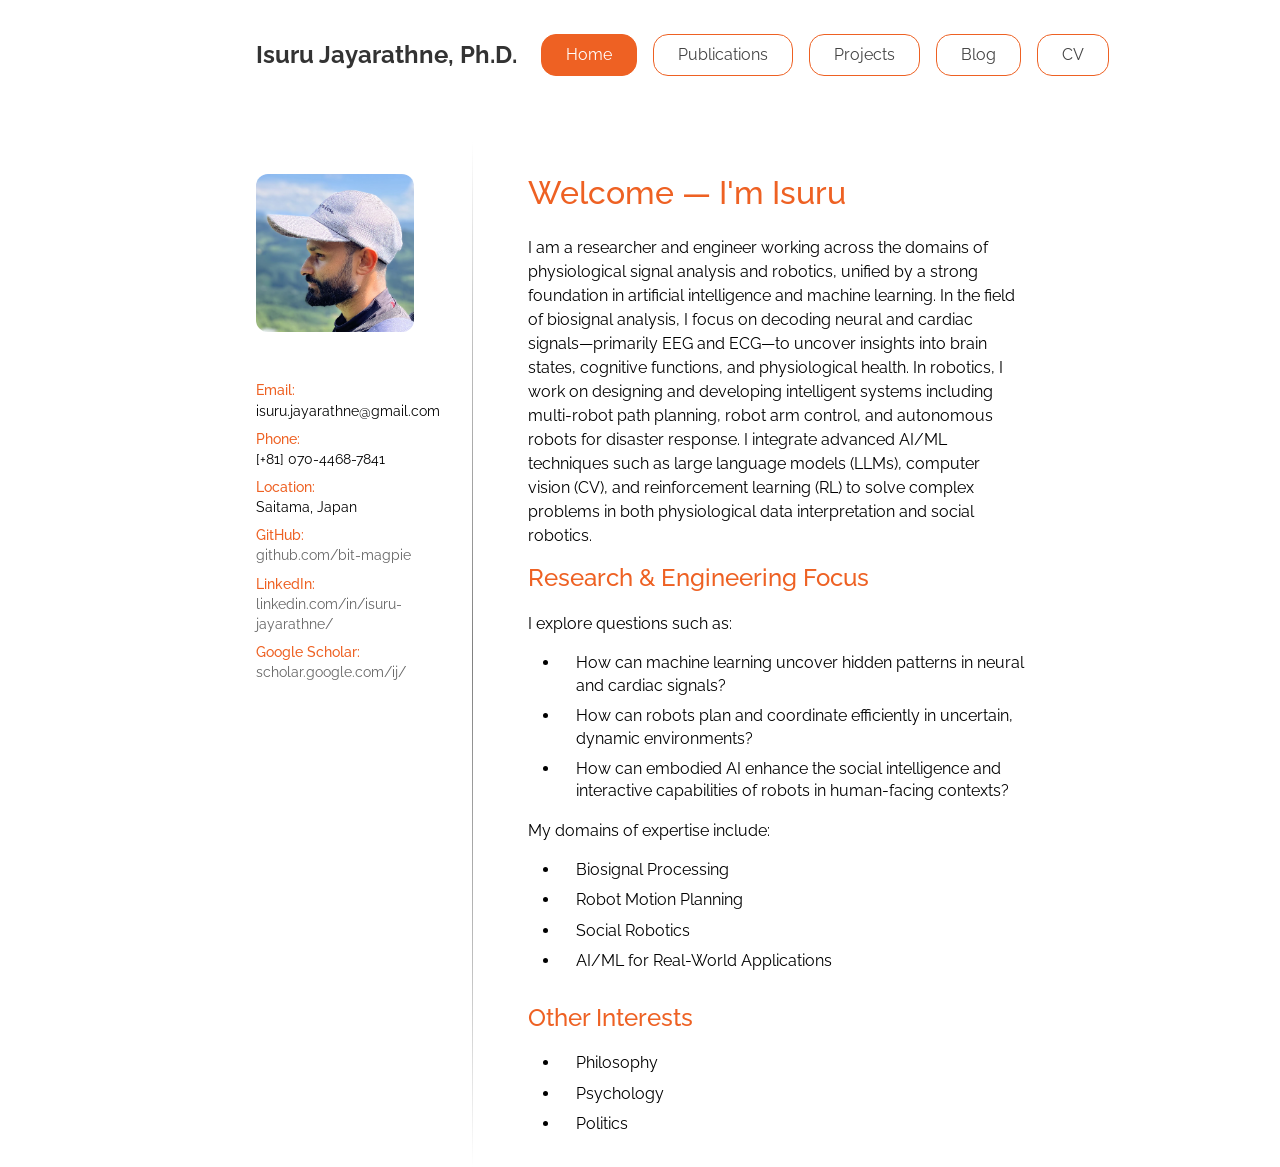
<file: index.html>
<!DOCTYPE html>
<html lang="en">
<head>
    <meta charset="UTF-8">
    <meta name="viewport" content="width=device-width, initial-scale=1.0">
    <title>My Personal Website</title>
    <!-- Bootstrap CSS -->
    <link href="https://cdn.jsdelivr.net/npm/bootstrap@5.3.0-alpha1/dist/css/bootstrap.min.css" rel="stylesheet">
    <!-- Google Font -->
    <link href="https://fonts.googleapis.com/css2?family=Raleway:wght@400;700&display=swap" rel="stylesheet">
    <link href="css/styles.css" rel="stylesheet">
</head>
<body>
    <div class="main-container">
        <nav class="navbar navbar-expand-lg">
            <div class="container-fluid px-0">
                <a class="navbar-brand" href="index.html">Isuru Jayarathne, Ph.D.</a>
                <button class="navbar-toggler" type="button" data-bs-toggle="collapse" data-bs-target="#navbarNav">
                    <span class="navbar-toggler-icon"></span>
                </button>
                <div class="collapse navbar-collapse" id="navbarNav">
                    <ul class="navbar-nav ms-auto">
                        <li class="nav-item">
                            <a class="nav-link active" href="index.html">Home</a>
                        </li>
                        <li class="nav-item">
                            <a class="nav-link" href="publications.html">Publications</a>
                        </li>
                        <li class="nav-item">
                            <a class="nav-link" href="projects.html">Projects</a>
                        </li>
                        <li class="nav-item">
                            <a class="nav-link" href="blog.html">Blog</a>
                        </li>
                        <li class="nav-item">
                            <a class="nav-link" href="cv.html">CV</a>
                        </li>
                    </ul>
                </div>
            </div>
        </nav>

        <div class="home-container">
            <div class="home-left-column">
                <img src="img/ij.png" alt="Isuru Jayarathne" class="profile-image-home">
                <div class="contact-info">
                    <p><strong>Email:</strong><br>isuru.jayarathne@gmail.com</p>
                    <p><strong>Phone:</strong><br>[+81] 070-4468-7841</p>
                    <p><strong>Location:</strong><br>Saitama, Japan</p>
                    <p><strong>GitHub:</strong><br><a href="https://github.com/bit-magpie">github.com/bit-magpie</a>                    
                    <p><strong>LinkedIn:</strong><br><a href="https://linkedin.com/in/isuru-jayarathne/">linkedin.com/in/isuru-jayarathne/</a></p>
                    <p><strong>Google Scholar:</strong><br><a href="https://scholar.google.com/citations?user=3k1-3wUAAAAJ&hl=en">scholar.google.com/ij/</a></p>
                </div>
            </div>

            <div class="gradient-separator"></div>

            <div class="home-right-column">
                <h1>Welcome — I'm Isuru</h1>
                <p> 
                    I am a researcher and engineer working across the domains of physiological signal analysis and robotics, unified by a strong foundation in artificial intelligence and machine learning.
                    In the field of biosignal analysis, I focus on decoding neural and cardiac signals—primarily EEG and ECG—to uncover insights into brain states, cognitive functions, and physiological health.
                    In robotics, I work on designing and developing intelligent systems including multi-robot path planning, robot arm control, and autonomous robots for disaster response.
                    I integrate advanced AI/ML techniques such as large language models (LLMs), computer vision (CV), and reinforcement learning (RL) to solve complex problems in both physiological data interpretation and social robotics.
                </p>

                <div class="home-section">
                    <h2>Research & Engineering Focus</h2>
                    <p>I explore questions such as:</p>
                    <ul class="home-list">
                        <li>How can machine learning uncover hidden patterns in neural and cardiac signals?</li>
                        <li>How can robots plan and coordinate efficiently in uncertain, dynamic environments?</li>
                        <li>How can embodied AI enhance the social intelligence and interactive capabilities of robots in human-facing contexts?</li>
                    </ul>

                    <p>My domains of expertise include:</p>
                    <ul class="home-list">
                        <li>Biosignal Processing</li>
                        <li>Robot Motion Planning</li>
                        <li>Social Robotics</li>
                        <li>AI/ML for Real-World Applications</li>
                    </ul>
                </div>
                <div class="home-section">
                    <h2>Other Interests</h2>
                    <ul class="home-list">
                        <li>Philosophy</li>
                        <li>Psychology</li>
                        <li>Politics</li>
                    </ul>
                </div>
            </div>
        </div>
    </div>
    <!-- Bootstrap JS -->
    <script src="https://cdn.jsdelivr.net/npm/bootstrap@5.3.0-alpha1/dist/js/bootstrap.bundle.min.js"></script>
</body>
</html>
</file>
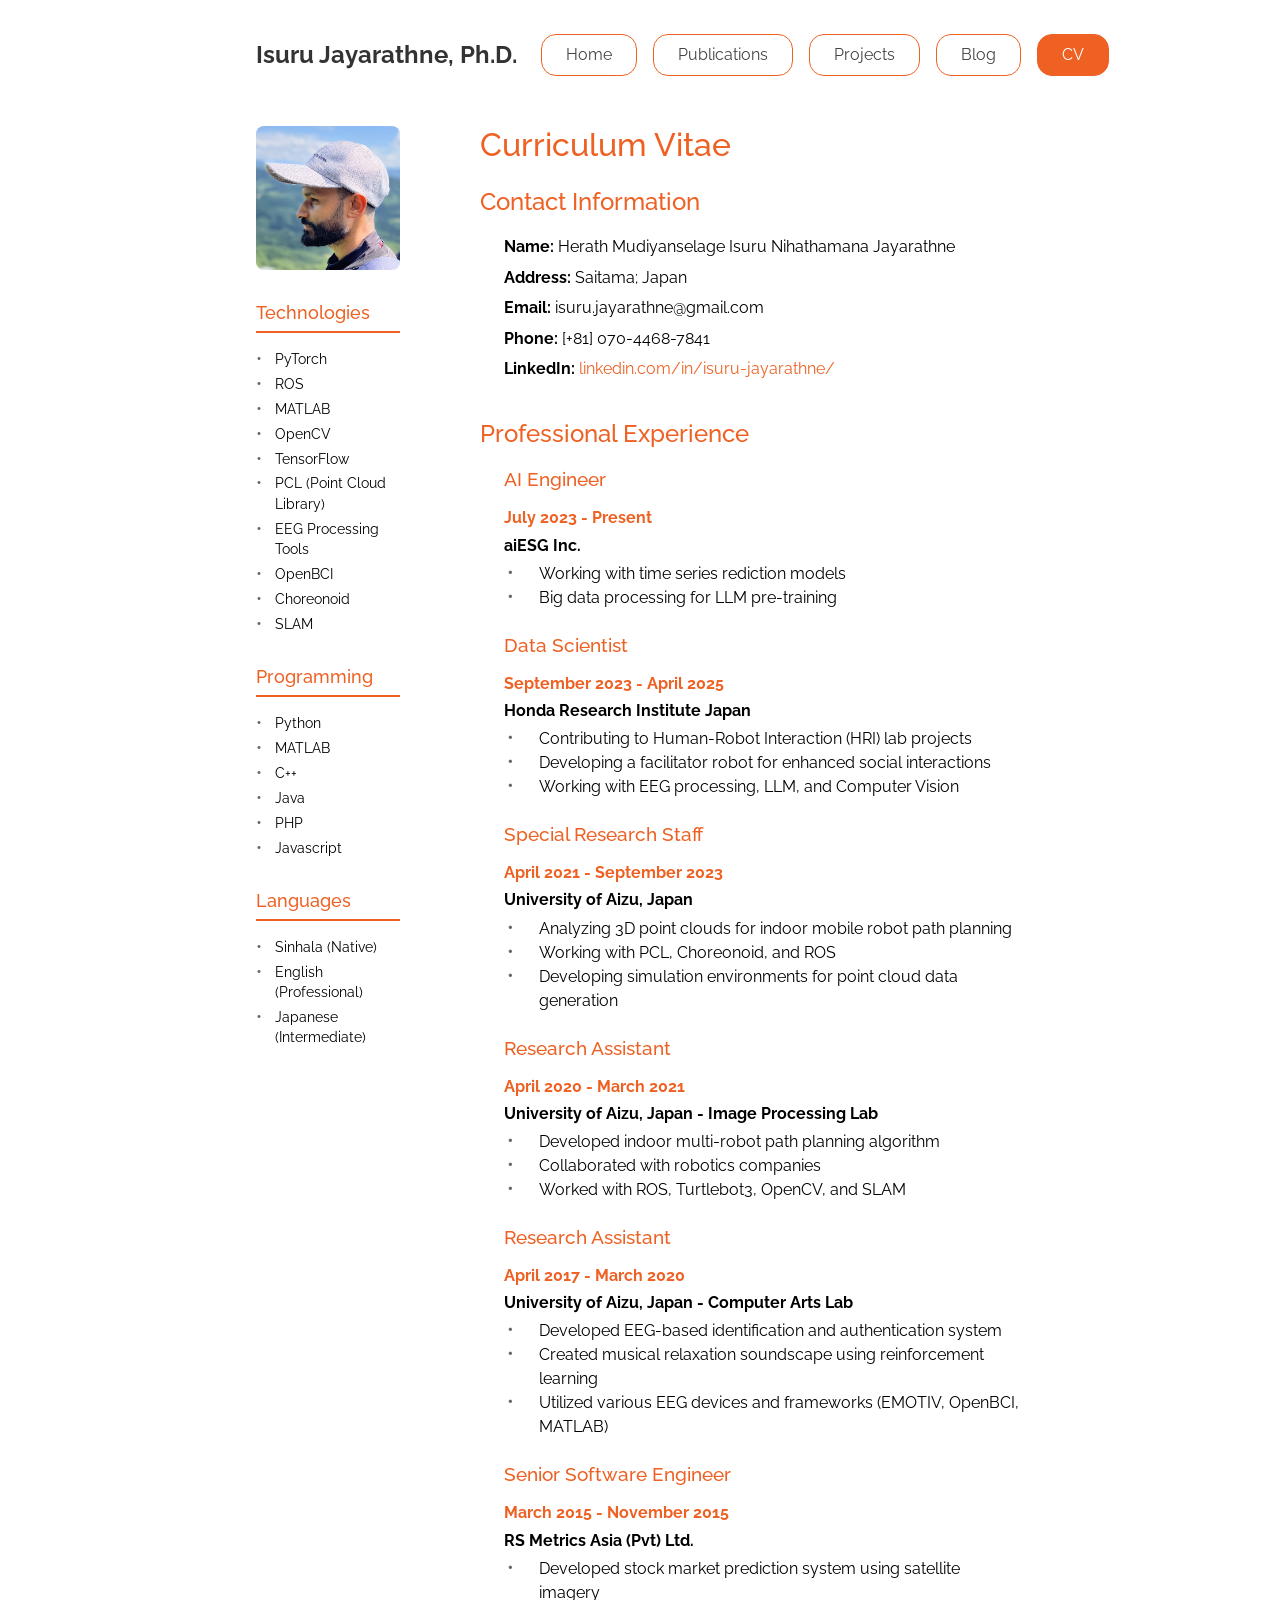
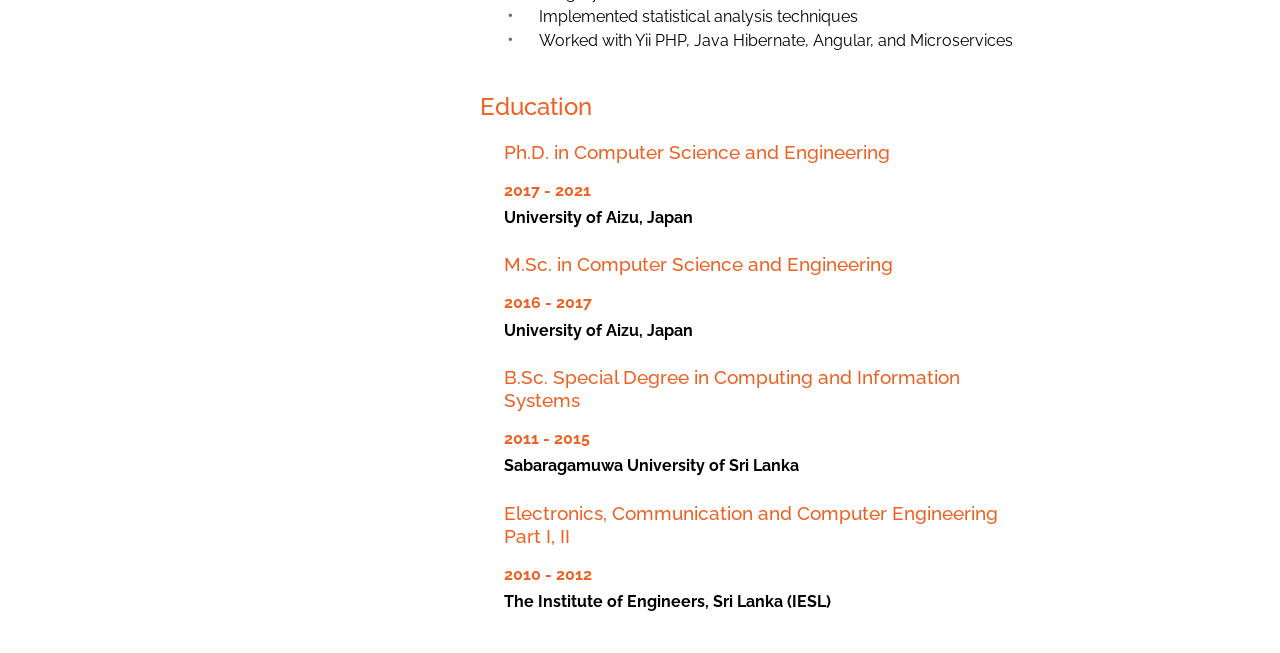
<file: cv.html>
<!DOCTYPE html>
<html lang="en">
<head>
    <meta charset="UTF-8">
    <meta name="viewport" content="width=device-width, initial-scale=1.0">
    <title>CV - Isuru Jayarathne</title>
    <link href="https://cdn.jsdelivr.net/npm/bootstrap@5.3.0-alpha1/dist/css/bootstrap.min.css" rel="stylesheet">
    <link href="https://fonts.googleapis.com/css2?family=Raleway:wght@400;700&display=swap" rel="stylesheet">
    <link href="css/styles.css" rel="stylesheet">
</head>
<body>
    <div class="main-container">
        <nav class="navbar navbar-expand-lg">
            <div class="container-fluid px-0">
                <a class="navbar-brand" href="index.html">Isuru Jayarathne, Ph.D.</a>
                <button class="navbar-toggler" type="button" data-bs-toggle="collapse" data-bs-target="#navbarNav">
                    <span class="navbar-toggler-icon"></span>
                </button>
                <div class="collapse navbar-collapse" id="navbarNav">
                    <ul class="navbar-nav ms-auto">
                        <li class="nav-item">
                            <a class="nav-link" href="index.html">Home</a>
                        </li>
                        <li class="nav-item">
                            <a class="nav-link" href="publications.html">Publications</a>
                        </li>
                        <li class="nav-item">
                            <a class="nav-link" href="projects.html">Projects</a>
                        </li>
                        <li class="nav-item">
                            <a class="nav-link" href="blog.html">Blog</a>
                        </li>
                        <li class="nav-item">
                            <a class="nav-link active" href="cv.html">CV</a>
                        </li>
                    </ul>
                </div>
            </div>
        </nav>

        <div class="cv-container">
            <div class="cv-left-column">
                <img src="img/ij.png" alt="Isuru Jayarathne" class="profile-image">
                
                <div class="left-section">
                    <h3>Technologies</h3>
                    <ul>
                        <li>PyTorch</li>
                        <li>ROS</li>
                        <li>MATLAB</li>
                        <li>OpenCV</li>
                        <li>TensorFlow</li>
                        <li>PCL (Point Cloud Library)</li>
                        <li>EEG Processing Tools</li>
                        <li>OpenBCI</li>
                        <li>Choreonoid</li>
                        <li>SLAM</li>
                    </ul>
                </div>

                <div class="left-section">
                    <h3>Programming</h3>
                    <ul>
                        <li>Python</li>
                        <li>MATLAB</li>
                        <li>C++</li>
                        <li>Java</li>
                        <li>PHP</li>
                        <li>Javascript</li>
                    </ul>
                </div>

                <div class="left-section">
                    <h3>Languages</h3>
                    <ul>
                        <li>Sinhala (Native)</li>
                        <li>English (Professional)</li>
                        <li>Japanese (Intermediate)</li>                        
                    </ul>
                </div>
            </div>

            <div class="cv-right-column">
                <h1>Curriculum Vitae</h1>
                
                <div class="cv-section">
                    <h2>Contact Information</h2>
                    <p><strong>Name:</strong> Herath Mudiyanselage Isuru Nihathamana Jayarathne</p>
                    <p><strong>Address:</strong> Saitama; Japan</p>
                    <p><strong>Email:</strong> isuru.jayarathne@gmail.com</p>
                    <p><strong>Phone:</strong> [+81] 070-4468-7841</p>
                    <p><strong>LinkedIn:</strong> <a href="https://linkedin.com/in/isuru-jayarathne/">linkedin.com/in/isuru-jayarathne/</a></p>
                </div>

                <div class="cv-section">
                    <h2>Professional Experience</h2>

                    <div class="cv-item">
                        <h3>AI Engineer</h3>
                        <p class="cv-year">July 2023 - Present</p>
                        <p><strong>aiESG Inc.</strong></p>
                        <ul>
                            <li>Working with time series rediction models</li>
                            <li>Big data processing for LLM pre-training</li>
                        </ul>
                    </div>
                    
                    <div class="cv-item">
                        <h3>Data Scientist</h3>
                        <p class="cv-year">September 2023 - April 2025</p>
                        <p><strong>Honda Research Institute Japan</strong></p>
                        <ul>
                            <li>Contributing to Human-Robot Interaction (HRI) lab projects</li>
                            <li>Developing a facilitator robot for enhanced social interactions</li>
                            <li>Working with EEG processing, LLM, and Computer Vision</li>
                        </ul>
                    </div>

                    <div class="cv-item">
                        <h3>Special Research Staff</h3>
                        <p class="cv-year">April 2021 - September 2023</p>
                        <p><strong>University of Aizu, Japan</strong></p>
                        <ul>
                            <li>Analyzing 3D point clouds for indoor mobile robot path planning</li>
                            <li>Working with PCL, Choreonoid, and ROS</li>
                            <li>Developing simulation environments for point cloud data generation</li>
                        </ul>
                    </div>

                    <div class="cv-item">
                        <h3>Research Assistant</h3>
                        <p class="cv-year">April 2020 - March 2021</p>
                        <p><strong>University of Aizu, Japan - Image Processing Lab</strong></p>
                        <ul>
                            <li>Developed indoor multi-robot path planning algorithm</li>
                            <li>Collaborated with robotics companies</li>
                            <li>Worked with ROS, Turtlebot3, OpenCV, and SLAM</li>
                        </ul>
                    </div>

                    <div class="cv-item">
                        <h3>Research Assistant</h3>
                        <p class="cv-year">April 2017 - March 2020</p>
                        <p><strong>University of Aizu, Japan - Computer Arts Lab</strong></p>
                        <ul>
                            <li>Developed EEG-based identification and authentication system</li>
                            <li>Created musical relaxation soundscape using reinforcement learning</li>
                            <li>Utilized various EEG devices and frameworks (EMOTIV, OpenBCI, MATLAB)</li>
                        </ul>
                    </div>

                    <div class="cv-item">
                        <h3>Senior Software Engineer</h3>
                        <p class="cv-year">March 2015 - November 2015</p>
                        <p><strong>RS Metrics Asia (Pvt) Ltd.</strong></p>
                        <ul>
                            <li>Developed stock market prediction system using satellite imagery</li>
                            <li>Implemented statistical analysis techniques</li>
                            <li>Worked with Yii PHP, Java Hibernate, Angular, and Microservices</li>
                        </ul>
                    </div>
                </div>

                <div class="cv-section">
                    <h2>Education</h2>
                    
                    <div class="cv-item">
                        <h3>Ph.D. in Computer Science and Engineering</h3>
                        <p class="cv-year">2017 - 2021</p>
                        <p><strong>University of Aizu, Japan</strong></p>
                    </div>

                    <div class="cv-item">
                        <h3>M.Sc. in Computer Science and Engineering</h3>
                        <p class="cv-year">2016 - 2017</p>
                        <p><strong>University of Aizu, Japan</strong></p>
                    </div>

                    <div class="cv-item">
                        <h3>B.Sc. Special Degree in Computing and Information Systems</h3>
                        <p class="cv-year">2011 - 2015</p>
                        <p><strong>Sabaragamuwa University of Sri Lanka</strong></p>
                    </div>

                    <div class="cv-item">
                        <h3>Electronics, Communication and Computer Engineering Part I, II</h3>
                        <p class="cv-year">2010 - 2012</p>
                        <p><strong>The Institute of Engineers, Sri Lanka (IESL)</strong></p>
                    </div>
                </div>
            </div>
        </div>
    </div>
    <script src="https://cdn.jsdelivr.net/npm/bootstrap@5.3.0-alpha1/dist/js/bootstrap.bundle.min.js"></script>
</body>
</html>
</file>
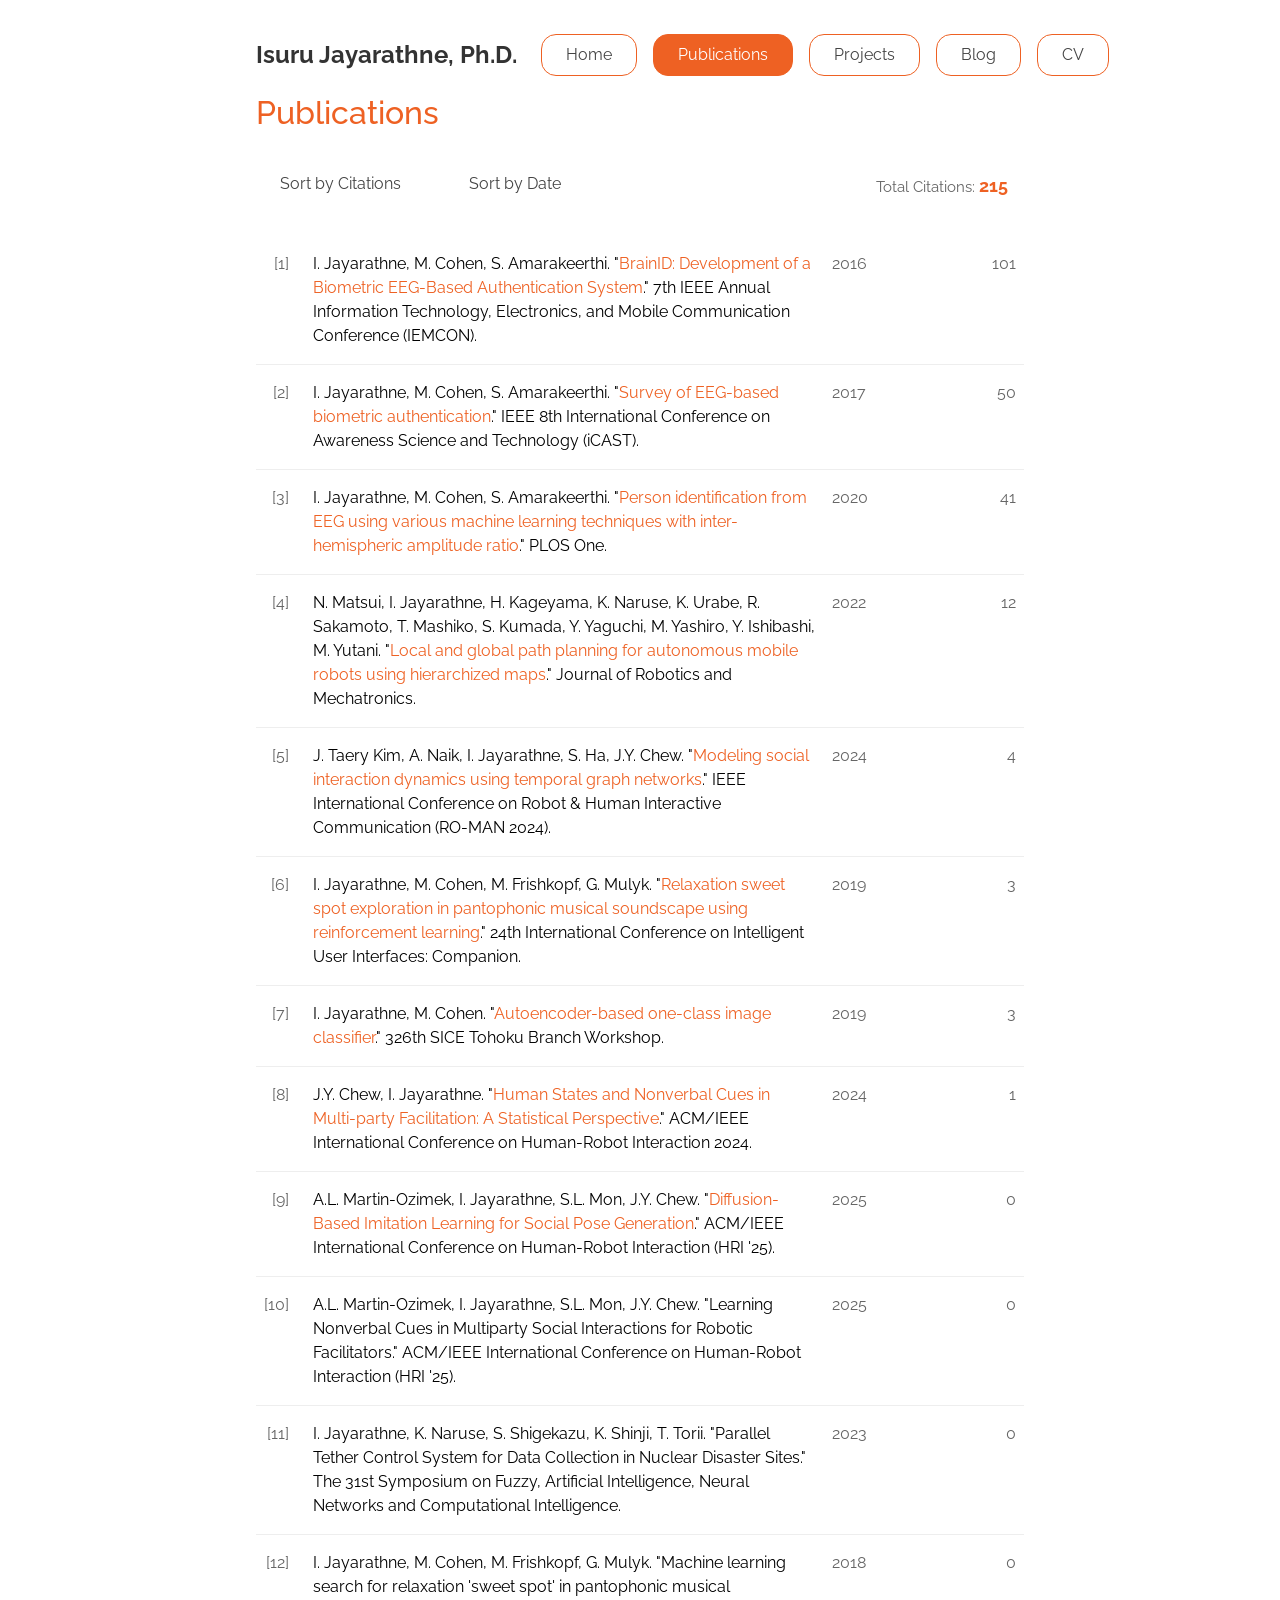
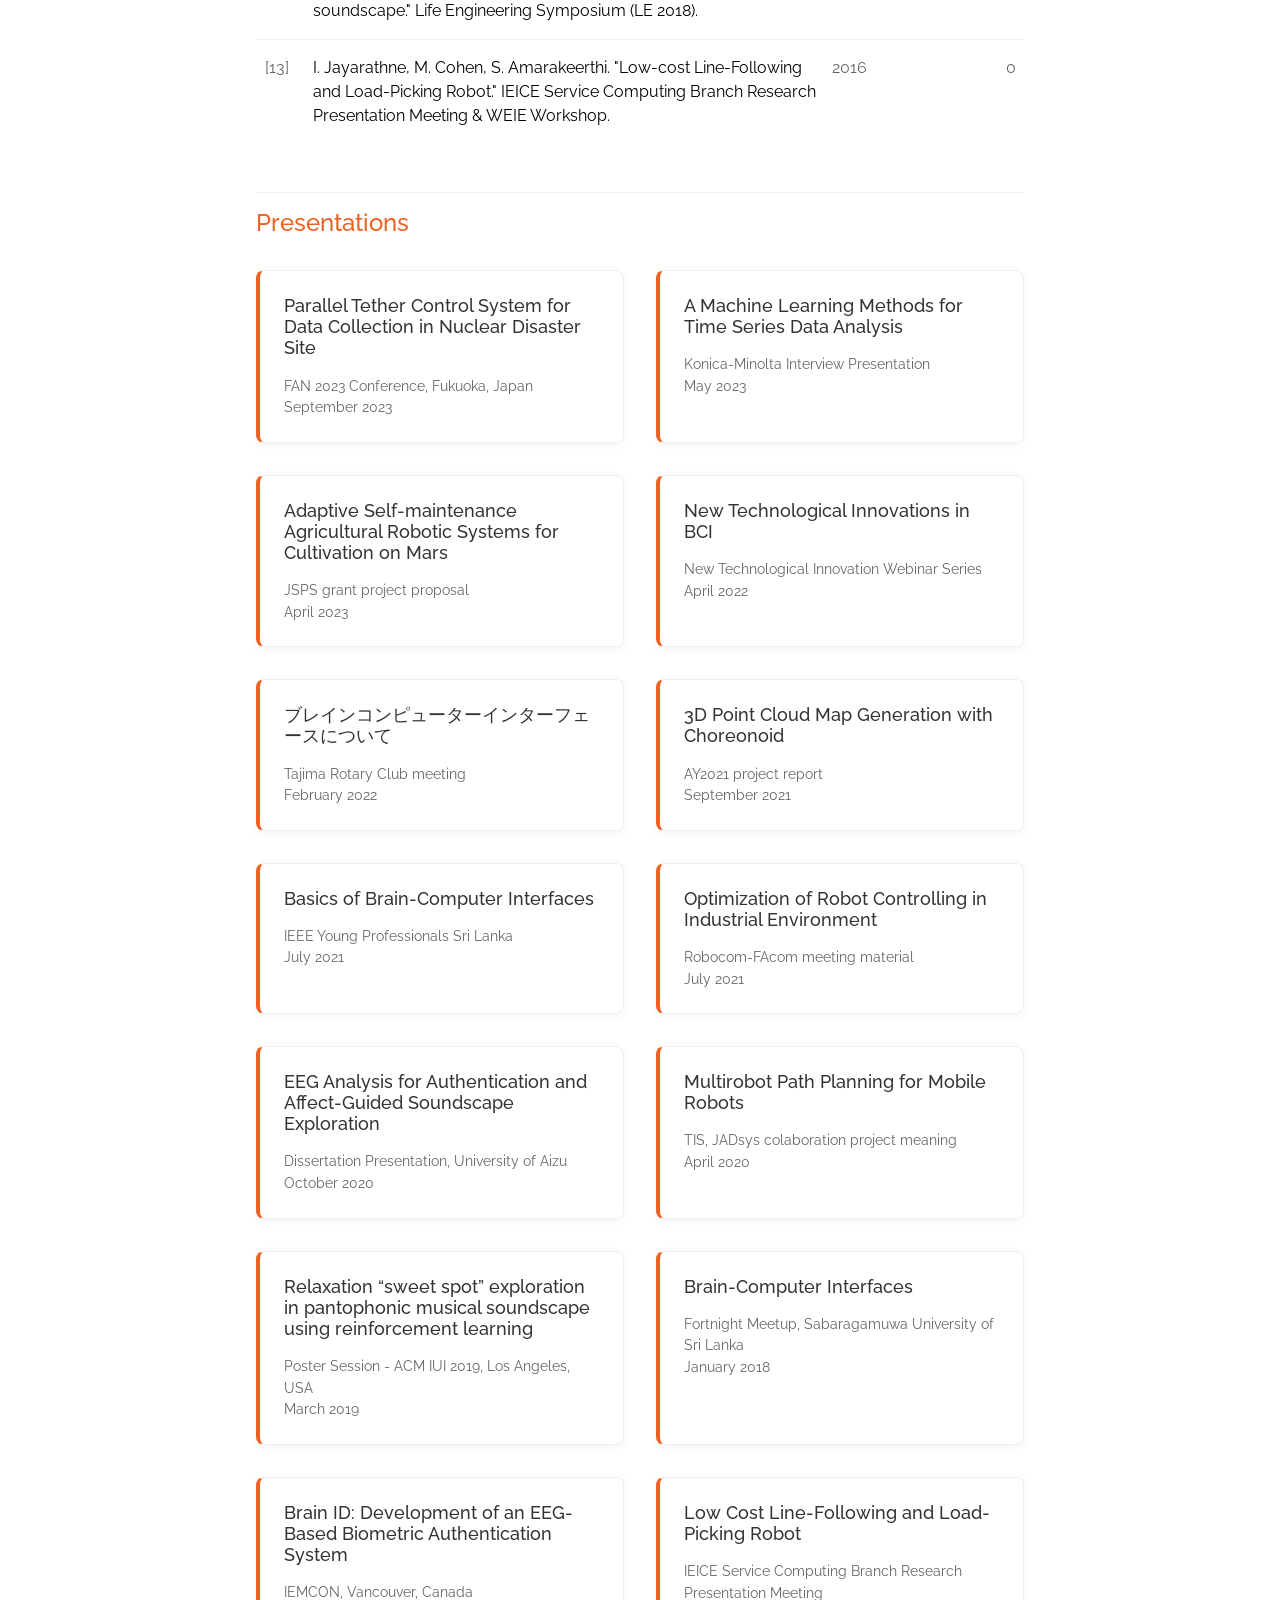
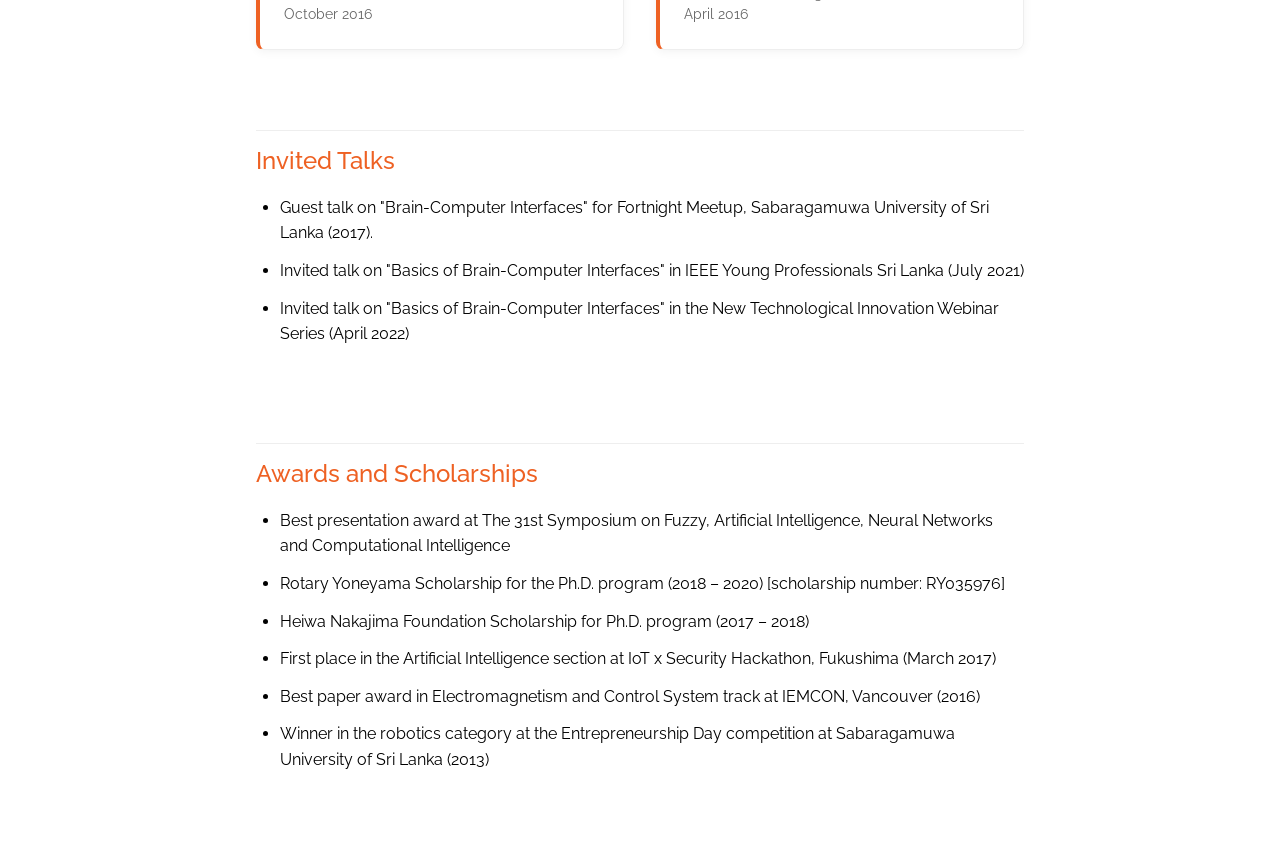
<file: publications.html>
<!DOCTYPE html>
<html lang="en">
<head>
    <meta charset="UTF-8">
    <meta name="viewport" content="width=device-width, initial-scale=1.0">
    <title>Publications - Isuru Jayarathne</title>
    <link href="https://cdn.jsdelivr.net/npm/bootstrap@5.3.0-alpha1/dist/css/bootstrap.min.css" rel="stylesheet">
    <link href="https://fonts.googleapis.com/css2?family=Raleway:wght@400;700&display=swap" rel="stylesheet">
    <link href="css/styles.css" rel="stylesheet">
    <link href="css/publications.css" rel="stylesheet">
</head>
<body>
    <div class="main-container">
        <nav class="navbar navbar-expand-lg">
            <div class="container-fluid px-0">
                <a class="navbar-brand" href="index.html">Isuru Jayarathne, Ph.D.</a>
                <button class="navbar-toggler" type="button" data-bs-toggle="collapse" data-bs-target="#navbarNav">
                    <span class="navbar-toggler-icon"></span>
                </button>
                <div class="collapse navbar-collapse" id="navbarNav">
                    <ul class="navbar-nav ms-auto">
                        <li class="nav-item">
                            <a class="nav-link" href="index.html">Home</a>
                        </li>
                        <li class="nav-item">
                            <a class="nav-link active" href="publications.html">Publications</a>
                        </li>
                        <li class="nav-item">
                            <a class="nav-link" href="projects.html">Projects</a>
                        </li>
                        <li class="nav-item">
                            <a class="nav-link" href="blog.html">Blog</a>
                        </li>
                        <li class="nav-item">
                            <a class="nav-link" href="cv.html">CV</a>
                        </li>
                    </ul>
                </div>
            </div>
        </nav>

        <div class="publications-container">
            <h1>Publications</h1>
            
            <div class="sorting-controls">
                <button id="sortByCitations" class="sort-btn">Sort by Citations</button>
                <button id="sortByDate" class="sort-btn">Sort by Date</button>
                <span id="totalCitations" class="total-citations d-none d-md-inline">Total Citations: 
                    <span id="totalCitationsValue" class="total-citations-value">0</span>
                </span>
            </div>

            <div class="publication-section">
                <table class="publication-table">
                    <!-- Publications will be loaded here dynamically -->
                </table>
            </div>
            
            <div id="presentations" class="section">
                <h2>Presentations</h2>
                <div class="presentations-grid">
                    <!-- Presentations will be loaded here dynamically -->
                </div>
            </div>

            <div class="section">
                <h2>Invited Talks</h2>
                <ul class="talks-list">
                    <li>Guest talk on "Brain-Computer Interfaces" for Fortnight Meetup, Sabaragamuwa University of Sri Lanka (2017).</li>
                    <li>Invited talk on "Basics of Brain-Computer Interfaces" in IEEE Young Professionals Sri Lanka (July 2021)</li>
                    <li>Invited talk on "Basics of Brain-Computer Interfaces" in the New Technological Innovation Webinar Series (April 2022)</li>
                </ul>
            </div>

            <div class="section">
                <h2>Awards and Scholarships</h2>
                <ul class="awards-list">
                    <li>Best presentation award at The 31st Symposium on Fuzzy, Artificial Intelligence, Neural Networks and Computational Intelligence </li>
                    <li>Rotary Yoneyama Scholarship for the Ph.D. program (2018 – 2020) [scholarship number: RY035976]</li>
                    <li>Heiwa Nakajima Foundation Scholarship for Ph.D. program (2017 – 2018)</li>
                    <li>First place in the Artificial Intelligence section at IoT x Security Hackathon, Fukushima (March 2017)</li>
                    <li>Best paper award in Electromagnetism and Control System track at IEMCON, Vancouver (2016)</li>
                    <li>Winner in the robotics category at the Entrepreneurship Day competition at Sabaragamuwa University of Sri Lanka (2013)</li>
                </ul>
            </div>
        </div>
    </div>
    <script src="https://cdn.jsdelivr.net/npm/bootstrap@5.3.0-alpha1/dist/js/bootstrap.bundle.min.js"></script>
    <script src="js/publications.js" defer></script>
</body>
</html>
</file>
<file: css/styles.css>
/* Base styles */
body {
    font-family: 'Raleway', sans-serif;
    background-color: white;
    color: black;
}

.main-container {
    width: 60%;
    margin: 0 auto;
}

/* Navigation styles */
.navbar {
    padding: 2rem 0 1rem 0;
}

.nav-link {
    color: #444 !important;
    margin: 0 0.5rem;
    border: 1px solid #EE6123;
    border-radius: 15px;
    padding: 0.5rem 1.5rem !important;
    transition: all 0.3s ease;
}

.nav-link:hover,
.nav-link.active {
    background-color: #EE6123;
    color: white !important;
}

.navbar-brand {
    color: #333 !important;
    font-weight: bold;
    font-size: 1.5rem;
}

/* Common typography */
h1 {
    font-size: 2rem;
    color: #EE6123;
    margin-bottom: 1.5rem;
}

h2 {
    font-size: 1.5rem;
    color: #EE6123;
    margin-bottom: 1.2rem;
}

h3 {
    font-size: 1.2rem;
    color: #EE6123;
    margin-bottom: 1rem;
}

.section {
    margin: 2rem 0;
    padding: 2rem 0;
}

.cv-container a{
    color: #EE6123;
    text-decoration: none;
    transition: all 0.3s ease;
}

.cv-container a:hover {
    color: #EE6123;
    text-decoration: underline;
}

/* CV Page Specific Styles */
.cv-container {
    display: flex;
    gap: 3rem;
    margin-top: 2rem;
}

.cv-left-column {
    width: 20%;
}

.cv-right-column {
    width: 80%;
    padding-left: 2rem;
}

.profile-image {
    width: 100%;
    border-radius: 8px;
    margin-bottom: 2rem;
}

.left-section {
    margin-bottom: 2rem;
}

.left-section h3 {
    font-size: 1.1rem;
    border-bottom: 2px solid #EE6123;
    padding-bottom: 0.5rem;
    margin-bottom: 1rem;
}

.left-section ul {
    list-style: none;
    padding-left: 0;
}

.left-section li {
    margin-bottom: 0.3rem;
    font-size: 0.9rem;
    position: relative;
    padding-left: 1.2rem;
    line-height: 1.4;
}

.left-section li::before {
    content: "•";
    position: absolute;
    left: 0;
    color: #666;
    font-size: 1.2em;
    line-height: 1;
    top: 1px;
}

.cv-section {
    margin-bottom: 2.5rem;
}

.cv-item {
    margin-bottom: 1.5rem;
}

.cv-year {
    color: #EE6123;
    font-weight: bold;
}

.cv-section > p, 
.cv-section > ul,
.cv-item {
    margin-left: 1.5rem;
}

.cv-item ul {
    list-style: none;
    padding-left: 1.2rem;
}

.cv-item ul li {
    position: relative;
    padding-left: 1rem;
}

.cv-item ul li::before {
    content: "•";
    position: absolute;
    left: -1rem;
    color: #666;
    font-size: 1.2em;
    line-height: 1;
    top: 1px;
}

.cv-section h2,
.cv-item h3 {
    margin-left: 0;
}

.cv-section p {
    margin-bottom: 0.5rem;
    line-height: 1.4;
}

.cv-item p {
    margin-bottom: 0.3rem;
}

/* Home page specific styles */
.home-container {
    display: flex;
    gap: 4rem;
    margin-top: 3rem;
    position: relative;
}

.home-left-column {
    width: 25%;
    padding-right: 1rem;
    padding-top: 2rem;
}

.home-right-column {
    width: 75%;
    padding-left: 1rem;
    padding-top: 2rem;
}

.home-section {
    margin-bottom: 2rem;
}

.profile-image-home {
    width: 90%;
    border-radius: 12px;
    margin-bottom: 1.5rem;
}

.contact-info {
    margin-top: 1.5rem;
}

.contact-info p {
    margin-bottom: 0.5rem;
    font-size: 0.9rem;
    line-height: 1.4;
}

.contact-info strong {
    text-decoration: none;
    color: #EE6123;
    font-weight: 500;
}

.contact-info a {
    color: #666;
    text-decoration: none;
    transition: all 0.3s ease;
}

.contact-info a:hover {
    color: #666;
    text-decoration: underline;
}

.gradient-separator {
    position: absolute;
    left: 25%;
    top: 0;
    bottom: 0;
    width: 1px;
    background: linear-gradient(180deg, 
        rgba(255,255,255,1) 0%, 
        rgba(128,128,128,0.5) 20%, 
        rgba(128,128,128,1) 50%,
        rgba(128,128,128,0.5) 80%, 
        rgba(255,255,255,1) 100%
    );
    margin-left: 1.5rem;
}

.home-list {
    list-style: disc;
    margin-left: 1rem;
    margin: 1rem 0;
}

.home-list li {
    margin-bottom: 0.5rem;
    padding-left: 1rem;
    position: relative;
    line-height: 1.4;
}

/* Media queries */
@media (max-width: 1150px) and (min-width: 769px) {
    .main-container {
        width: 80%;
    }
}

@media (max-width: 768px) {
    .main-container {
        width: 100%;
        padding: 0 15px;
    }

    /* Navigation adjustments for mobile */
    .navbar-collapse {
        margin-top: 1rem;
    }

    .navbar-nav {
        gap: 0.5rem;
        padding: 0.5rem 0;
    }

    .nav-link {
        text-align: center;
        margin: 0.25rem 0;
    }

    /* Home page responsiveness */
    .home-container {
        flex-direction: column;
        gap: 2rem;
        margin-top: 2rem;
    }

    .home-left-column,
    .home-right-column {
        width: 100%;
        padding: 0;
    }
    
    /* Reorder columns on mobile - right column first */
    .home-left-column {
        order: 2;
    }
    
    .home-right-column {
        order: 1;
    }

    .gradient-separator {
        display: none;
    }

    .profile-image-home {
        width: 200px;
        max-width: 60%;
        margin: 0 auto 1.5rem;
        display: block;
    }

    .contact-info {
        max-width: 300px;
        margin: 1.5rem auto;
        text-align: center;
    }

    /* CV page responsiveness */
    .cv-container {
        flex-direction: column;
        gap: 2rem;
    }

    .cv-left-column {
        display: none;
    }

    .cv-right-column {
        width: 100%;
        padding: 0;
    }
}
</file>
<file: css/publications.css>
/* Publication page styles */
.sorting-controls {
    margin: 2rem 0;
}

.sort-btn {
    background: none;
    border: none;
    color: #444;
    padding: 0.5rem 1.5rem;
    margin-right: 1rem;
    transition: all 0.3s ease;
    position: relative;
}

.sort-btn::after {
    content: '';
    position: absolute;
    width: 0;
    height: 2px;
    bottom: 0;
    left: 50%;
    background-color: #EE6123;
    transition: all 0.3s ease;
}

.sort-btn:hover {
    color: #EE6123;
}

.sort-btn:hover::after {
    width: 80%;
    left: 10%;
}

.publication-list {
    list-style: none;
    padding-left: 0;
}

.publication-item {
    display: flex;
    align-items: flex-start;
    margin-bottom: 1.5rem;
    padding-bottom: 1.5rem;
    border-bottom: 1px solid #eee;
}

.citation-badge {
    background-color: #f5f5f5;
    color: #666;
    padding: 0.3rem 0.8rem;
    border-radius: 12px;
    font-size: 0.85rem;
    margin-right: 1rem;
    white-space: nowrap;
}

.publication-content {
    flex: 1;
}

.publication-content a {
    color: #EE6123;
    text-decoration: none;
}

.publication-content a:hover {
    text-decoration: underline;
}

.publication-table {
    width: 100%;
    border-collapse: collapse;
    margin-top: 2rem;
}

.publication-table td {
    padding: 1rem 0.5rem;
    vertical-align: top;
    border: none;
}

.publication-table tr:not(:last-child) td {
    border-bottom: 1px solid #eee;
}

.publication-table td:first-child {
    width: 40px;
    color: #666;
    text-align: right;
    padding-right: 1rem;
}

.publication-table td:nth-child(3) {
    width: 100px;
    color: #666;
}

.publication-table td:last-child {
    width: 100px;
    text-align: right;
    color: #666;
}

.publications-container a {
    color: #EE6123;
    text-decoration: none;
}

.publications-container a:hover {
    text-decoration: underline;
}

.total-citations {
    float: right;
    color: #666;
    padding: 0.5rem 1rem;
    font-size: 0.95rem;
}

.total-citations-value {
    font-weight: bold;
    font-size: larger;
    color: #EE6123;
}

/* Presentations section styles */
.section {
    margin-top: 3rem;
    padding-top: 1rem;
    border-top: 1px solid #eee;
}

.presentations-grid {
    display: grid;
    grid-template-columns: repeat(auto-fill, minmax(300px, 1fr));
    gap: 2rem;
    margin-top: 2rem;
}

.presentation-card {
    border: 1px solid #eee;
    border-left: #EE6123 4px solid;
    border-radius: 8px;
    overflow: hidden;
    box-shadow: 0 2px 10px rgba(0, 0, 0, 0.05);
    transition: transform 0.3s ease, box-shadow 0.3s ease;
    height: 100%;
    cursor: pointer;
    position: relative;
}

.presentation-card:hover {
    transform: translateY(-5px);
    box-shadow: 0 5px 15px rgba(0, 0, 0, 0.1);
    background-color: #f9f9f9;
}

.presentation-card:hover:after {
    opacity: 1;
}

.presentation-info {
    padding: 1.5rem;
    height: 100%;
    display: flex;
    flex-direction: column;
}

.presentation-title {
    margin-top: 0;
    margin-bottom: 1rem;
    font-size: 1.1rem;
    color: #333;
    transition: color 0.3s ease;
}

.presentation-card:hover .presentation-title {
    color: #EE6123;
}

.presentation-event, .presentation-date {
    color: #666;
    margin: 0;
    font-size: 0.9rem;
}

/* Media queries for mobile devices */
@media (max-width: 768px) {
    .sorting-controls {
        display: none;
    }

    .publication-table td:nth-child(3), /* Year column */
    .publication-table td:last-child    /* Citations column */ {
        display: none;
    }

    .publication-table td:nth-child(2) {
        padding-right: 0;
    }

    .publication-table td {
        padding: 1rem 0.25rem;
    }

    .publication-table td:first-child {
        padding-right: 0.5rem;
    }

    .presentations-grid {
        grid-template-columns: 1fr;
    }
}

/* Talks and awards section */
.talks-list, .awards-list {
    padding-left: 1.5rem;
    line-height: 1.6;
}

.talks-list li, .awards-list li {
    margin-bottom: 0.75rem;
}
</file>
